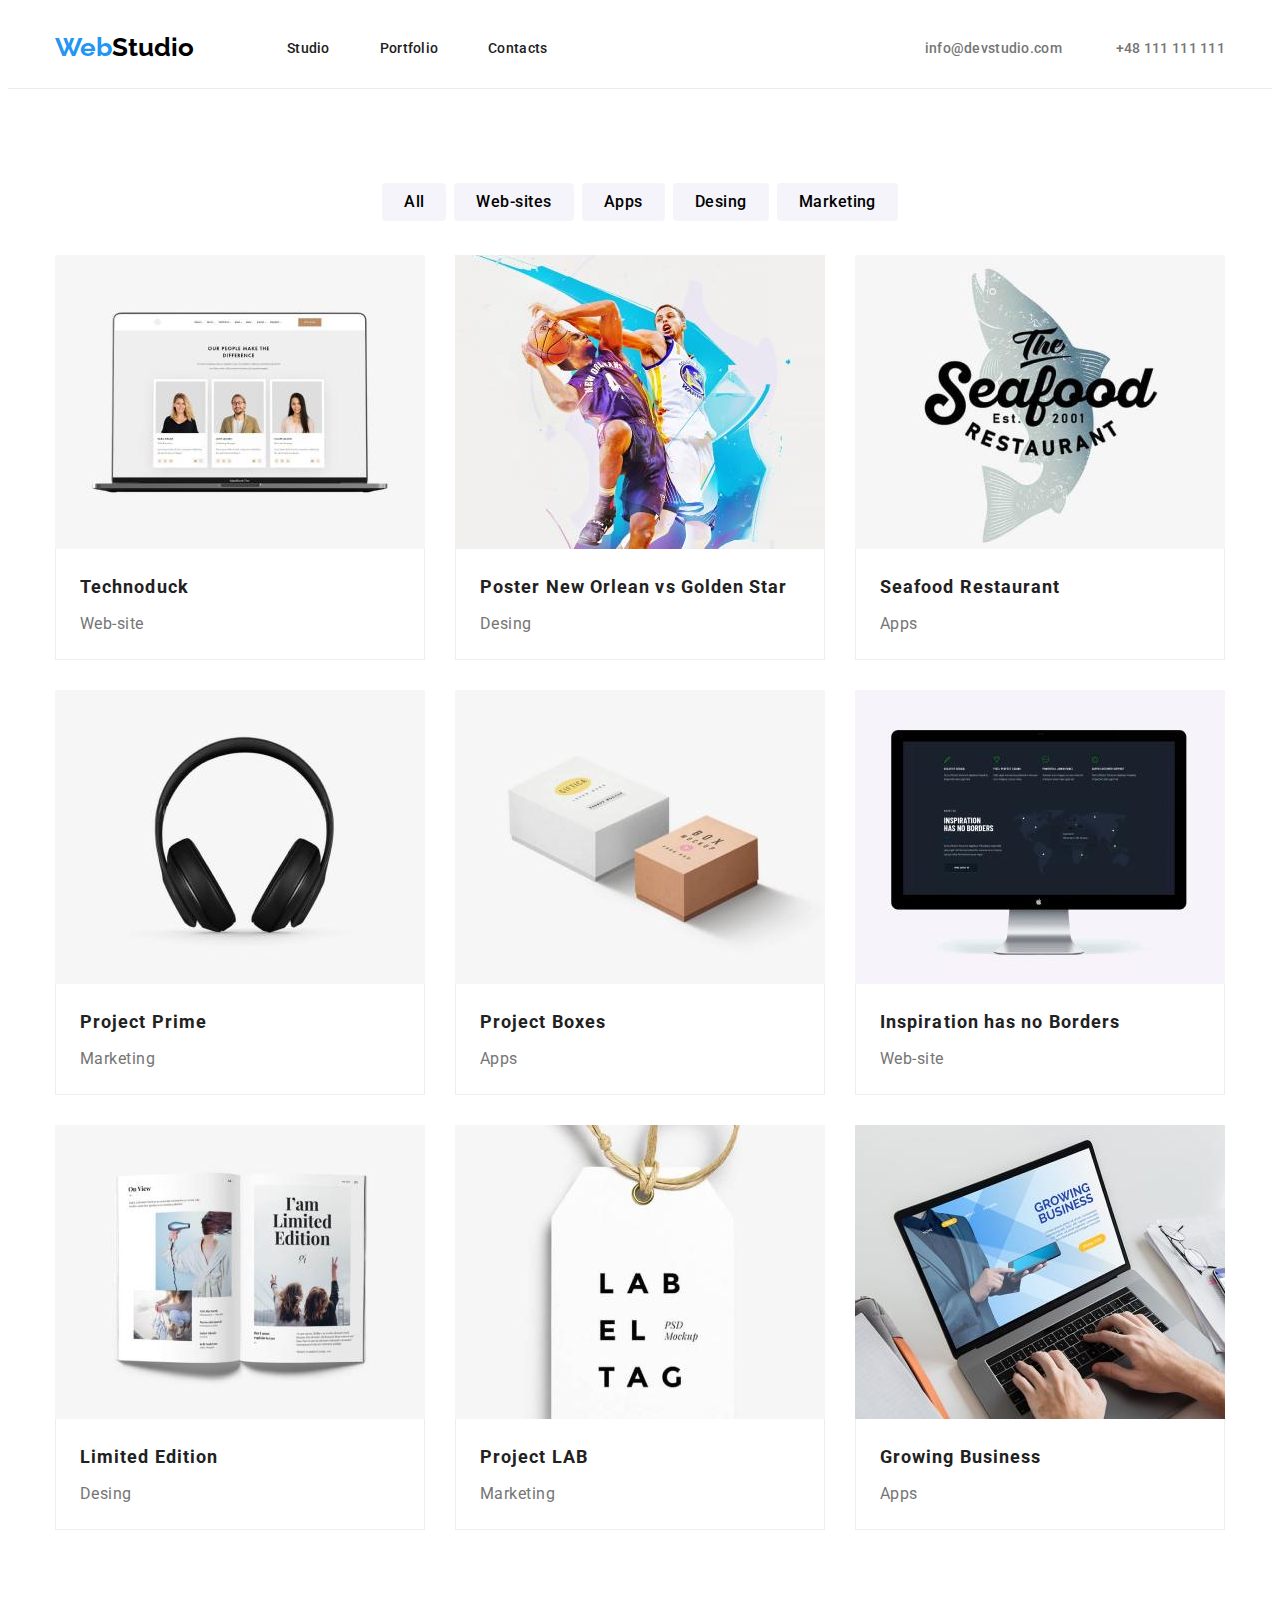
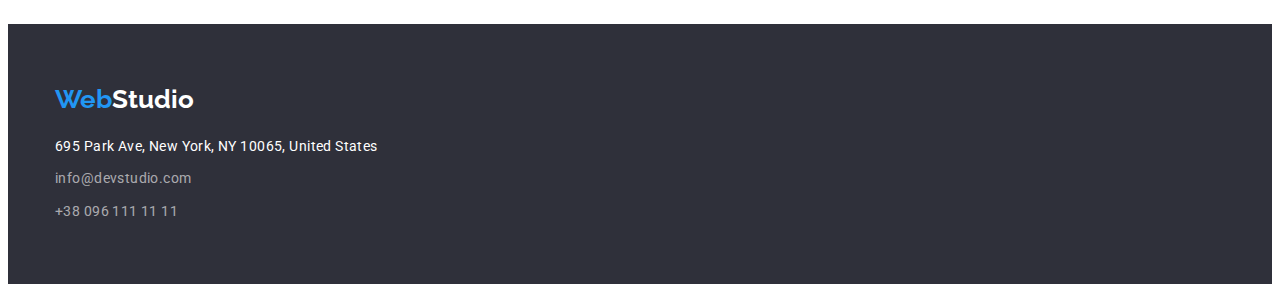
<file: portfolio.html>
<!DOCTYPE html>
<html lang="en">
  <head>
    <meta charset="UTF-8" />
    <meta http-equiv="X-UA-Compatible" content="IE=edge" />
    <meta name="viewport" content="width=device-width, initial-scale=1.0" />
    <title>Portfolio</title>
    <link rel="preconnect" href="https://fonts.googleapis.com" />
    <link rel="preconnect" href="https://fonts.gstatic.com" crossorigin />
    <link
      href="https://fonts.googleapis.com/css2?family=Roboto:wght@500&display=swap"
      rel="stylesheet"
    />
    <link rel="preconnect" href="https://fonts.googleapis.com" />
    <link rel="preconnect" href="https://fonts.gstatic.com" crossorigin />
    <link
      href="https://fonts.googleapis.com/css2?family=Raleway:wght@500&display=swap"
      rel="stylesheet"
    />
    <link rel="stylesheet" href="./css/styles.css" />
  </head>
  <body>
    <!---header-->
    <!---------->
    <!---------->
    <header>
      <div class="section-border">
        <div class="container">
          <div class="nav-wrap-content">
            <a class="logo logo-hoover-focus" href="index.html" target="_self"
              ><span class="logo-first-color">Web</span
              ><span class="logo-blk-color">Studio</span>
            </a>
            <nav class="nav-menu">
              <ul class="hidden-dot link-nav">
                <li>
                  <a href="#">Studio</a>
                </li>
                <li>
                  <a href="portfolio.html" target="_self">Portfolio</a>
                </li>
                <li>
                  <a href="#">Contacts</a>
                </li>
              </ul>
            </nav>
            <div class="nav-contact">
              <ul class="hidden-dot">
                <li>
                  <a class="link-contact" href="mailto:info@devstudio.com"
                    >info@devstudio.com</a
                  >
                </li>
                <li>
                  <a class="link-contact" href="tel:+48111111111"
                    >+48 111 111 111</a
                  >
                </li>
              </ul>
            </div>
          </div>
        </div>
      </div>
    </header>
     <!---Main-->
    <!--------->
    <!--------->
    <main>
      <section class="section">
        <div class="container">
          <h2 class="hidden-title">This title has been set to mute the validator</h2>
          <div class="portfolio-btn-wrap">
            <ul class="hidden-dot portfolio-btn-inline">
              <li>
                <button
                  class="portfolio-button"
                  type="button"
                >
                All
              </button>
            </li>
            <li>
              <button
                class="portfolio-button"
                type="button"
              >
              Web-sites
            </button>
          </li>
          <li>
            <button
              class="portfolio-button"
              type="button"
            >
            Apps
            </button>
          </li>
          <li>
            <button
              class="portfolio-button"
              type="button"
            >
            Desing
          </button>
        </li>
        <li>
          <button
            class="portfolio-button"
            type="button"
          >
            Marketing
          </button>
        </li>
      </ul>
    </div>
    <div class="portfolio-box-wrap">
      <ul class="hidden-dot portfolio-box">
        <li>
            <img
              src="./images/technoduck.jpg"
              width="370"
              height="294"
              alt="experts"
            />
            <div class="portfolio-box-desc">
              <p class="project-name">Technoduck</p>
              <p class="project-desc">Web-site</p>
              </div>
        </li>
        <li>
            <img
              src="./images/basketball.jpg"
              width="370"
              height="294"
              alt="editing"
            />
            <div class="portfolio-box-desc">
              <p class="project-name">Poster New Orlean vs Golden Star</p>
              <p class="project-desc">Desing</p>
      </div>
    </li>
         <li>
            <img
              src="./images/seafood.jpg"
              width="370"
              height="294"
              alt="shark"
            />
            <div class="portfolio-box-desc">
              <p class="project-name">Seafood Restaurant</p>
          <p class="project-desc">Apps</p>
        </div>
      </li>
      <li>
            <img
              src="./images/headphones.jpg"
              width="370"
              height="294"
              alt="headphones"
            />
            <div class="portfolio-box-desc">
              <p class="project-name">Project Prime</p>
          <p class="project-desc">Marketing</p>
        </div>
      </li>
       <li>
            <img
              src="./images/boxez.jpg"
              width="370"
              height="294"
              alt="boxes"
            />
            <div class="portfolio-box-desc">
              <p class="project-name">Project Boxes</h4>
          <p class="project-desc">Apps</p>
        </div>
      </li>
        <li>
            <img
              src="./images/monitor.jpg"
              width="370"
              height="294"
              alt="monitor"
            />
            <div class="portfolio-box-desc">
              <p class="project-name">Inspiration has no Borders</h4>
          <p class="project-desc">Web-site</p>
        </div>
      </li>
        <li>
           <img
              src="./images/limitededition.jpg"
              width="370"
              height="294"
              alt="newspaper"
            />
            <div class="portfolio-box-desc">
              <p class="project-name">Limited Edition</h4>
          <p class="project-desc">Desing</p>
        </div>
      </li>
        <li>
            <img
              src="./images/labeltag.jpg"
              width="370"
              height="294"
              alt="labeltag"
            />
            <div class="portfolio-box-desc">
              <p class="project-name">Project LAB</h4>
          <p class="project-desc">Marketing</p>
        </div>
      </li>
        <li>
            <img
              src="./images/grwbusiness.jpg"
              width="370"
              height="294"
              alt="computer"
            />
            <div class="portfolio-box-desc">
              <p class="project-name">Growing Business</h4>
          <p class="project-desc">Apps</p>
        </div>
      </li>
    </ul>
  </div>
</div>
</section>
</main>
<!--footer-->
<!-- -------->
<!---------->

<footer>
  <div class="footer-box">
    <div class="container">
      <div class="footer-div">
        <a
          class="logo-footer logo-hoover-focus"
          href="index.html"
          target="_self"
          ><span class="logo-first-color">Web</span
          ><span class="logo-wh-color">Studio</span></a
        >
        <address>
          <p>695 Park Ave, New York, NY 10065, United States</p>
          <ul class="hidden-dot link-footer">
            <li>
              <a href="mailto:info@devstudio.com">info@devstudio.com</a>
            </li>
            <li>
              <a href="+380961111111">+38 096 111 11 11</a>
            </li>
          </ul>
        </address>
      </div>
    </div>
  </div>
</footer>
</body>
</html>
</file>
<file: css/styles.css>
:root {
  --brand-color: #2196f3;
  --light-txt-color: #757575;
  --grey-bkg: #2f303a;
  --light-grey-item: #f5f4fa;
  --light-line: #eee;
  --header-line: #ececec;
  --white-item: #fff;
}
body {
  font-family: "Roboto", sans-serif;
  color: #212121;
}
ul {
  margin: 0;
}
.section {
  padding-block: 94px;
}
.container {
  box-sizing: border-box;
  max-width: 1200px;
  width: 100%;
  padding: 0 15px;
  margin: 0 auto;
}
.section-border {
  border-bottom: 1px solid;
  border-color: var(--header-line);
}
.nav-wrap-content {
  display: flex;
  justify-content: space-between;
  align-items: center;
  padding-top: 24px;
  padding-bottom: 25px;
}
.nav-menu {
  flex-grow: 1;
}
.nav-menu li {
  display: inline;
}
.nav-menu li:nth-child(-n + 2) {
  margin-right: 46px;
}
.nav-contact li {
  display: inline;
}
.nav-contact li:first-child {
  margin-right: 50px;
}
.link-contact {
  text-decoration: none;
  color: var(--light-txt-color);
  font-weight: 500;
  font-size: 14px;
  line-height: 1.14;
  letter-spacing: 0.02em;
}
.link-contact:hover,
.link-contact:focus {
  color: var(--brand-color);
}
.link-nav a {
  text-decoration: none;
  color: inherit;
  font-weight: 500;
  font-size: 14px;
  line-height: 1.14;
  letter-spacing: 0.02em;
}
.link-nav a:hover,
.link-nav a:focus {
  color: var(--brand-color);
}
.logo-first-color {
  color: var(--brand-color);
}
.logo {
  text-decoration: none;
  font-family: Raleway;
  font-weight: 700;
  font-size: 26px;
  line-height: 1.19;
  margin-right: 93px;
}
.logo-hoover-focus:hover span,
.logo-hoover-focus:focus span {
  color: var(--brand-color);
}
.logo-blk-color {
  color: black;
}
.logo-wh-color {
  color: var(--white-item);
}
.main-title-wrap {
  padding: 106px 0;
}
.main-title {
  font-weight: 900;
  font-size: 44px;
  line-height: 1.36;
  text-transform: uppercase;
  color: var(--white-item);
  text-align: center;
  letter-spacing: 0.06em;
  text-transform: uppercase;
  width: 696px;
  margin: 0 auto 30px;
}
.main-button {
  color: var(--white-item);
  background-color: var(--brand-color);
  box-shadow: 0px 4px 4px rgba(0, 0, 0, 0.15);
  border: none;
  border-radius: 4px;
  width: 200px;
  padding: 10px 0;
  font-family: inherit;
  font-weight: 700;
  font-size: 16px;
  line-height: 1.87;
  letter-spacing: 0.06em;
  cursor: pointer;
  margin: 0 auto;
  display: block;
}
.main-button:hover {
  color: #212121;
  background-color: var(--light-grey-item);
}
.grey-rectangle {
  background: var(--grey-bkg);
}
.hidden-dot {
  list-style-type: none;
  padding: 0;
}
.hidden-title {
  display: none;
}
.main-txt-wrapper ul {
  display: flex;
  flex-wrap: wrap;
  justify-content: center;
  gap: 30px;
  margin-bottom: 94px;
}
.main-txt-wrapper li {
  min-width: 270px;
  flex-basis: calc((100% - 90px) / 4);
}
.main-txt h3 {
  font-weight: 700;
  font-size: 14px;
  line-height: 1.14;
  letter-spacing: 0.03em;
  text-transform: uppercase;
}
.main-txt p {
  font-size: 14px;
  line-height: 1.71;
  letter-spacing: 0.03em;
  color: var(--light-txt-color);
}
.main-foto-wrapper ul {
  display: flex;
  flex-wrap: wrap;
  justify-content: center;
  gap: 30px;
}
.main-foto-wrapper li {
  flex-basis: calc((100% - 60px) / 3);
}
.section-title {
  margin-top: 0;
  margin-bottom: 50px;
  font-weight: 700;
  font-size: 36px;
  line-height: 1.16;
  letter-spacing: 0.03em;
  text-align: center;
}
.about-us-wrapper ul {
  display: flex;
  flex-wrap: wrap;
  justify-content: center;
  gap: 30px;
}
.about-us-wrapper li {
  flex-basis: calc((100% - 90px) / 4);
}
.about-us {
  background-color: var(--light-grey-item);
}
.about-us img {
  margin-bottom: 30px;
}
.about-us h3 {
  margin: 0 0 10px;
  font-weight: 500;
  font-size: 16px;
  line-height: 1.18;
  text-align: center;
  letter-spacing: 0.03em;
}
.about-us p {
  margin: 0;
  font-size: 16px;
  line-height: 1.18;
  text-align: center;
  letter-spacing: 0.03em;
  color: var(--light-txt-color);
}
.about-us-box li {
  padding-bottom: 30px;
  background: var(--white-item);
  box-shadow: 0px 1px 3px rgba(0, 0, 0, 0.12), 0px 1px 1px rgba(0, 0, 0, 0.14),
    0px 2px 1px rgba(0, 0, 0, 0.2);
  border-radius: 0px 0px 4px 4px;
}
.footer-box {
  background: var(--grey-bkg);
}
.footer-box p {
  margin-top: 20px;
  margin-bottom: 9px;
  margin: 0;
  font-size: 14px;
  font-style: normal;
  line-height: 1.71;
  letter-spacing: 0.03em;
  color: var(--white-item);
}
.footer-div {
  padding-top: 60px;
  padding-bottom: 60px;
}
.logo-footer {
  display: block;
  margin-bottom: 20px;
  text-decoration: none;
  font-family: Raleway;
  font-weight: 700;
  font-size: 26px;
  line-height: 1.19;
}
.link-footer a {
  font-style: normal;
  font-weight: 400;
  font-size: 14px;
  line-height: 1.71;
  letter-spacing: 0.03em;
  color: rgba(255, 255, 255, 0.6);
  text-decoration: none;
}
.link-footer a:hover,
.link-footer a:focus {
  color: var(--brand-color);
}
.link-footer li {
  margin-top: 9px;
}
/* 
=============================== 
Specific portfolio styles below
=============================== 
*/
.portfolio-btn-wrap ul {
  display: flex;
  justify-content: center;
  gap: 8px;
}
.portfolio-button {
  background-color: var(--light-grey-item);
  border: none;
  border-radius: 4px;
  padding: 6px 22px;
  font-family: inherit;
  font-weight: 500;
  font-size: 16px;
  line-height: 1.62;
  text-align: center;
  letter-spacing: 0.03em;
  cursor: pointer;
}
.portfolio-button:hover {
  color: var(--white-item);
  background-color: var(--brand-color);
  box-shadow: 0px 4px 4px rgba(0, 0, 0, 0.25);
}
.portfolio-box-wrap {
  padding: 34px 0 0;
}
.portfolio-box-wrap ul {
  display: flex;
  flex-wrap: wrap;
  gap: 30px;
  justify-content: center;
}
.portfolio-box li {
  flex-basis: calc((100% - 60px) / 3);
  background: var(--white-item);
}
.portfolio-box img {
  display: block;
}
.portfolio-box-desc {
  border-left: 1px solid;
  border-right: 1px solid;
  border-bottom: 1px solid;
  border-color: var(--light-line);
  max-width: 370px;
  padding: 20px 24px;
  gap: 30px;
}
.portfolio-box-desc p:first-child {
  margin: 0 0 4px;
}
.portfolio-box-desc p:last-child {
  margin: 0;
}
.portfolio-box {
  display: flex;
  flex-wrap: wrap;
  gap: 30px;
  justify-content: center;
  list-style-type: none;
  padding: 0;
}
.project-name {
  font-weight: 700;
  font-size: 18px;
  line-height: 2;
  letter-spacing: 0.06em;
}
.project-desc {
  font-size: 16px;
  line-height: 1.87;
  letter-spacing: 0.03em;
  color: var(--light-txt-color);
}
.portfolio-footer-margin {
  margin-top: 94px;
}
</file>
